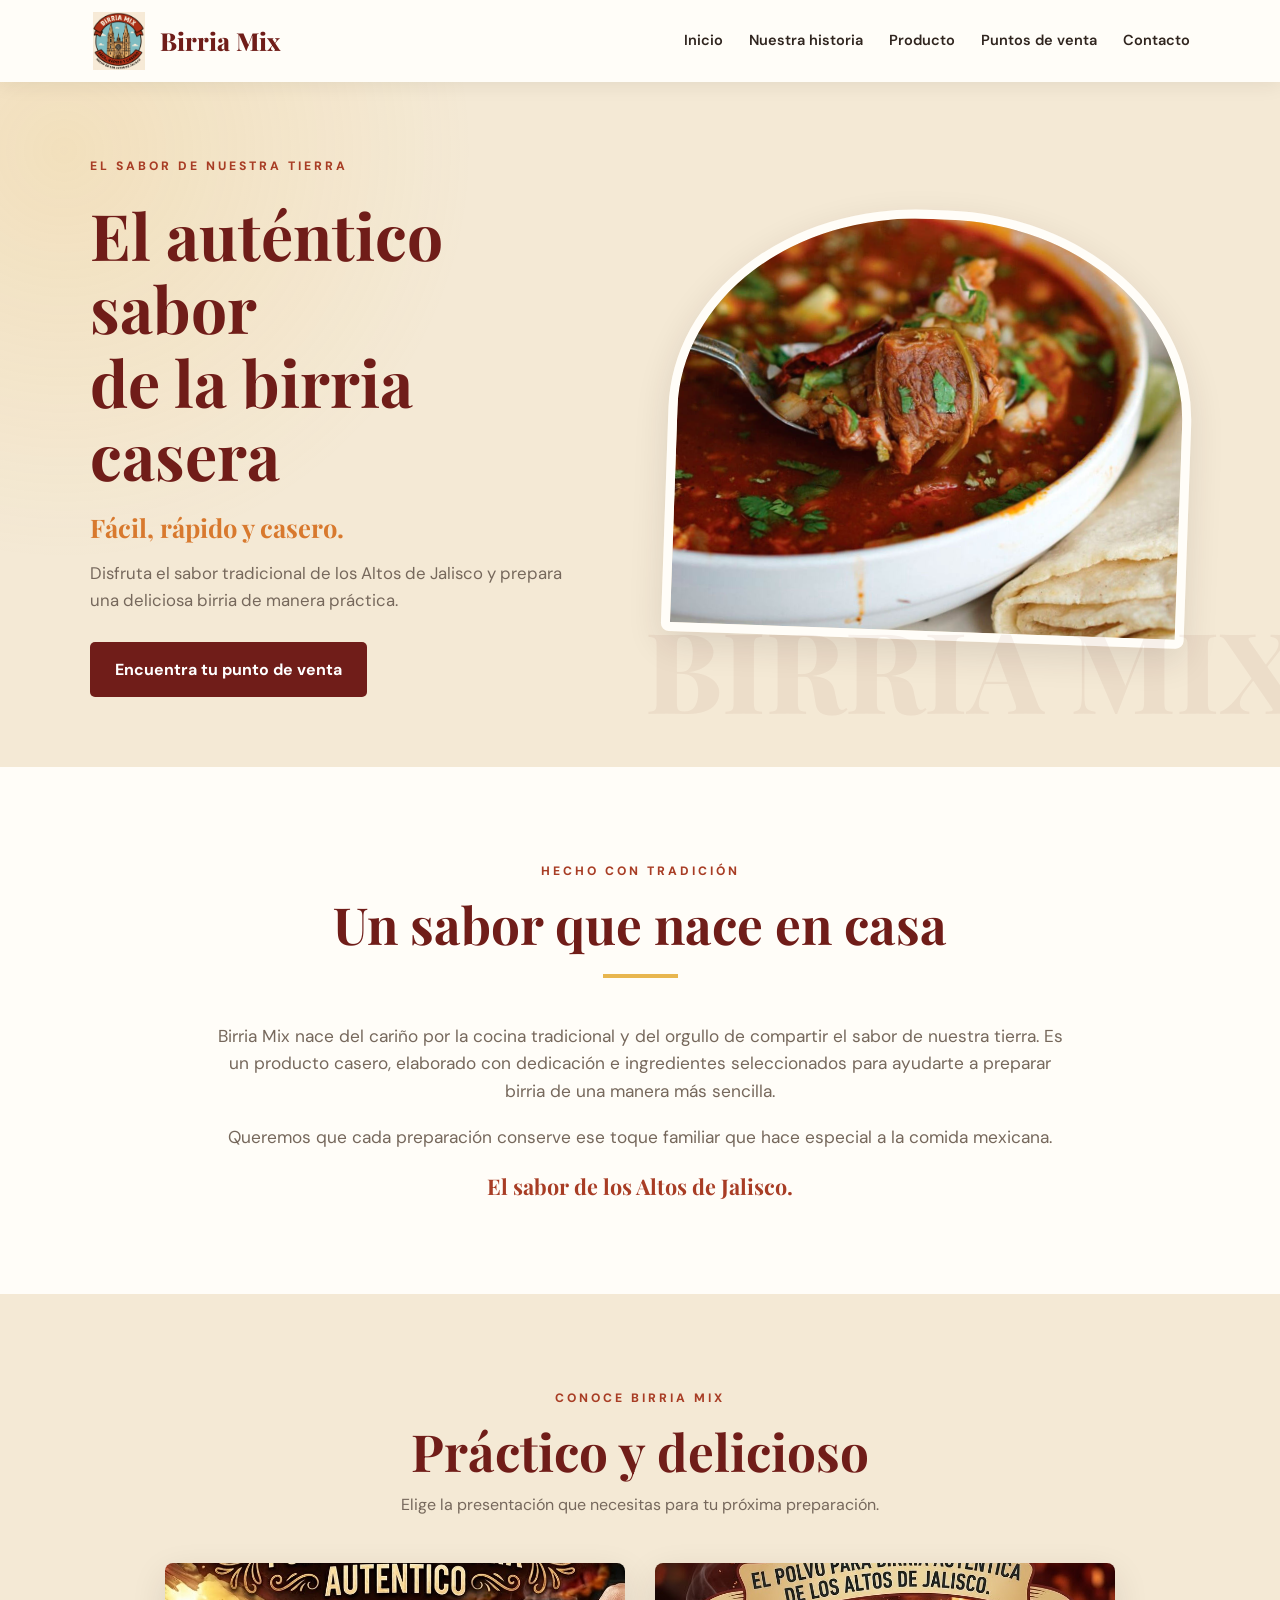
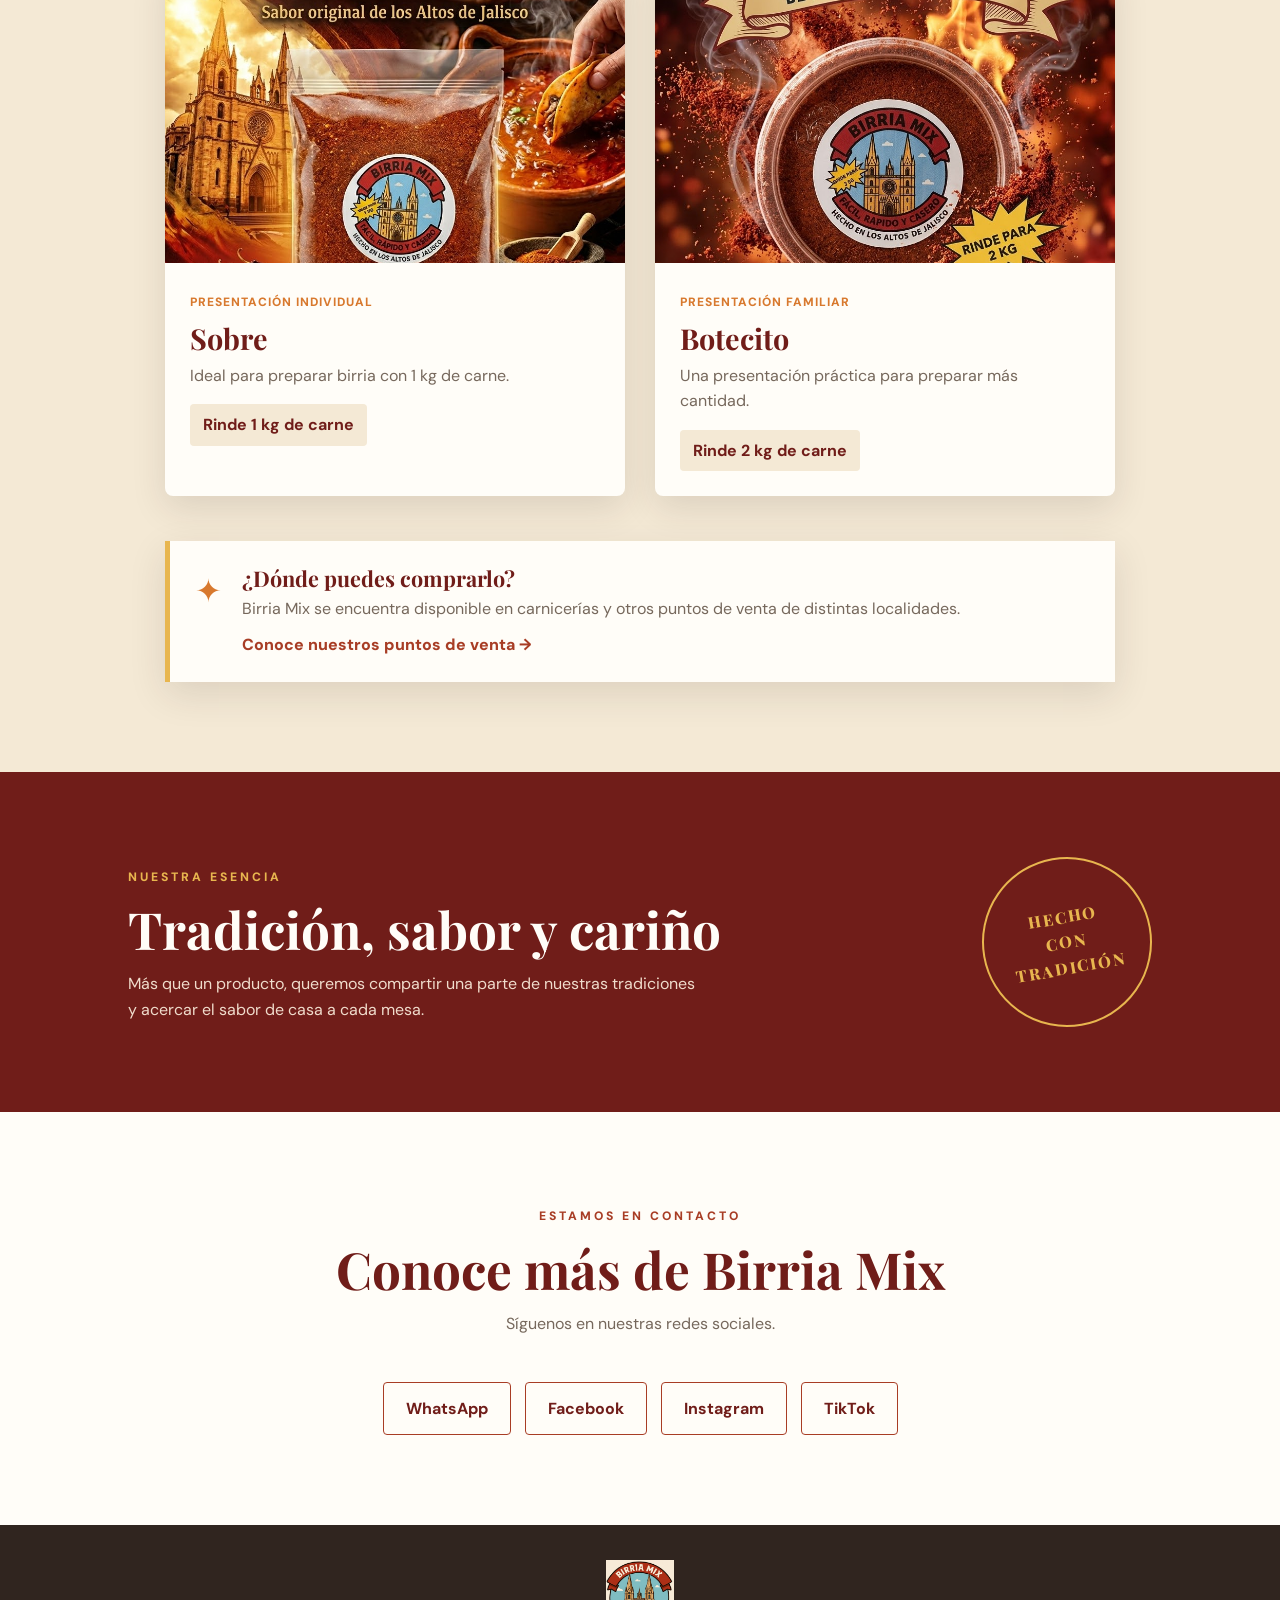
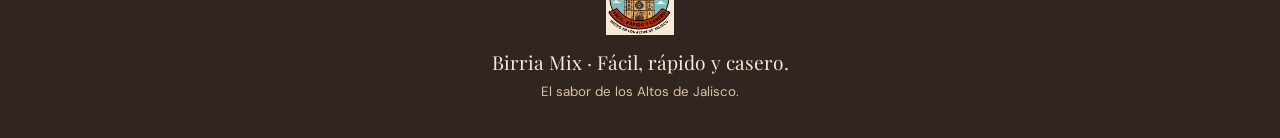
<file: index.html>
<!DOCTYPE html>
<html lang="es">
<head>
  <meta charset="UTF-8">
  <meta name="viewport" content="width=device-width, initial-scale=1.0">
  <title>Birria Mix | El sabor de los Altos de Jalisco</title>
  <link rel="stylesheet" href="style.css">
  <link rel="preconnect" href="https://fonts.googleapis.com">
  <link href="https://fonts.googleapis.com/css2?family=DM+Sans:wght@400;500;600;700&family=Playfair+Display:wght@600;700;800&display=swap" rel="stylesheet">
</head>
<body>

<header class="header">
  <a href="index.html" class="brand">
    <img src="img/logo.png" alt="Logo Birria Mix">
    <span>Birria Mix</span>
  </a>

  <button class="menu-toggle" id="menuToggle" aria-label="Abrir menú">☰</button>

  <nav class="nav" id="mainNav">
    <a href="#inicio">Inicio</a>
    <a href="#historia">Nuestra historia</a>
    <a href="#producto">Producto</a>
    <a href="municipios.html">Puntos de venta</a>
    <a href="#contacto">Contacto</a>
  </nav>
</header>

<main>
  <section class="hero" id="inicio">
    <div class="hero-content">
      <span class="eyebrow">EL SABOR DE NUESTRA TIERRA</span>
      <h1>El auténtico sabor<br>de la birria casera</h1>
      <p class="hero-slogan">Fácil, rápido y casero.</p>
      <p>
        Disfruta el sabor tradicional de los Altos de Jalisco
        y prepara una deliciosa birria de manera práctica.
      </p>
      <a href="municipios.html" class="btn btn-primary">Encuentra tu punto de venta</a>
    </div>
    <div class="hero-image">
      <img src="img/portada.jpg" alt="Birria preparada">
    </div>
    <div class="hero-decoration">BIRRIA MIX</div>
  </section>

  <section class="intro section" id="historia">
    <div class="section-heading">
      <span class="eyebrow">HECHO CON TRADICIÓN</span>
      <h2>Un sabor que nace en casa</h2>
      <div class="ornament"></div>
    </div>
    <div class="intro-text">
      <p>
        Birria Mix nace del cariño por la cocina tradicional y del orgullo
        de compartir el sabor de nuestra tierra. Es un producto casero,
        elaborado con dedicación e ingredientes seleccionados para ayudarte
        a preparar birria de una manera más sencilla.
      </p>
      <p>
        Queremos que cada preparación conserve ese toque familiar que hace
        especial a la comida mexicana.
      </p>
      <strong>El sabor de los Altos de Jalisco.</strong>
    </div>
  </section>

  <section class="product-section section" id="producto">
    <div class="section-heading">
      <span class="eyebrow">CONOCE BIRRIA MIX</span>
      <h2>Práctico y delicioso</h2>
      <p>Elige la presentación que necesitas para tu próxima preparación.</p>
    </div>

    <div class="product-grid">
      <article class="product-card">
        <img src="img/producto-sobre.jpg" alt="Birria Mix en sobre">
        <div class="product-info">
          <span class="product-tag">Presentación individual</span>
          <h3>Sobre</h3>
          <p>Ideal para preparar birria con 1 kg de carne.</p>
          <span class="yield">Rinde 1 kg de carne</span>
        </div>
      </article>

      <article class="product-card">
        <img src="img/producto-bote.jpg" alt="Birria Mix en botecito">
        <div class="product-info">
          <span class="product-tag">Presentación familiar</span>
          <h3>Botecito</h3>
          <p>Una presentación práctica para preparar más cantidad.</p>
          <span class="yield">Rinde 2 kg de carne</span>
        </div>
      </article>
    </div>

    <div class="notice">
      <span class="notice-icon">✦</span>
      <div>
        <h3>¿Dónde puedes comprarlo?</h3>
        <p>
          Birria Mix se encuentra disponible en carnicerías y otros puntos
          de venta de distintas localidades.
        </p>
        <a href="municipios.html" class="text-link">Conoce nuestros puntos de venta →</a>
      </div>
    </div>
  </section>

  <section class="values-section">
    <div class="values-content">
      <span class="eyebrow">NUESTRA ESENCIA</span>
      <h2>Tradición, sabor y cariño</h2>
      <p>
        Más que un producto, queremos compartir una parte de nuestras
        tradiciones y acercar el sabor de casa a cada mesa.
      </p>
    </div>
    <div class="values-stamp">HECHO<br>CON<br>TRADICIÓN</div>
  </section>

  <section class="section contact-section" id="contacto">
    <div class="section-heading">
      <span class="eyebrow">ESTAMOS EN CONTACTO</span>
      <h2>Conoce más de Birria Mix</h2>
      <p>Síguenos en nuestras redes sociales.</p>
    </div>

    <div class="social-links">
      <a href="https://wa.me/523481048815" target="_blank" rel="noopener">WhatsApp</a>
      <a href="https://www.facebook.com/share/1518xKphqhE/" target="_blank" rel="noopener">Facebook</a>
      <a href="https://www.instagram.com/birria_mix?vrfl=emFqZHhtcXJwOXpx" target="_blank" rel="noopener">Instagram</a>
      <a href="https://www.tiktok.com/@birria.mix?_r=1&_t=ZS-9BSU0RksP7l" target="_blank" rel="noopener">TikTok</a>
    </div>
  </section>
</main>

<footer class="footer">
  <img src="img/logo.png" alt="Birria Mix">
  <p>Birria Mix · Fácil, rápido y casero.</p>
  <small>El sabor de los Altos de Jalisco.</small>
</footer>

<script src="script.js"></script>
</body>
</html>
</file>
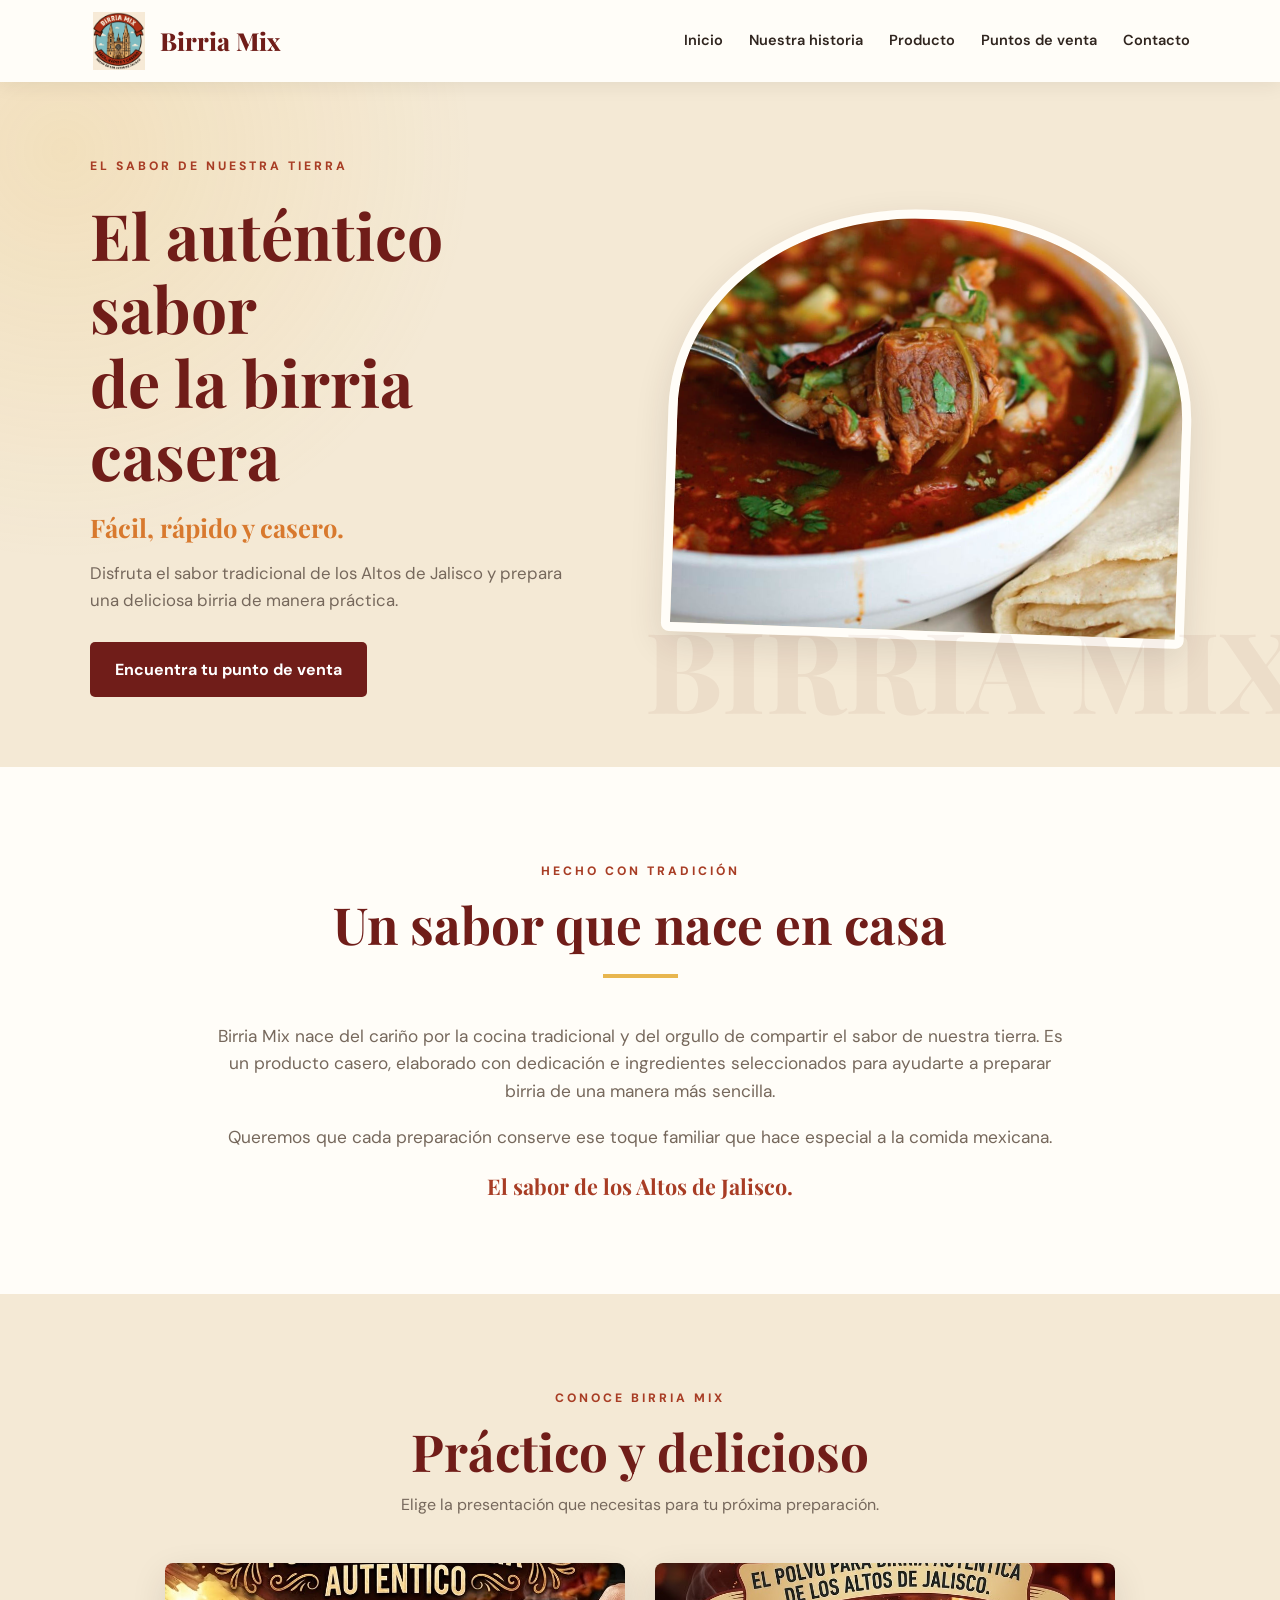
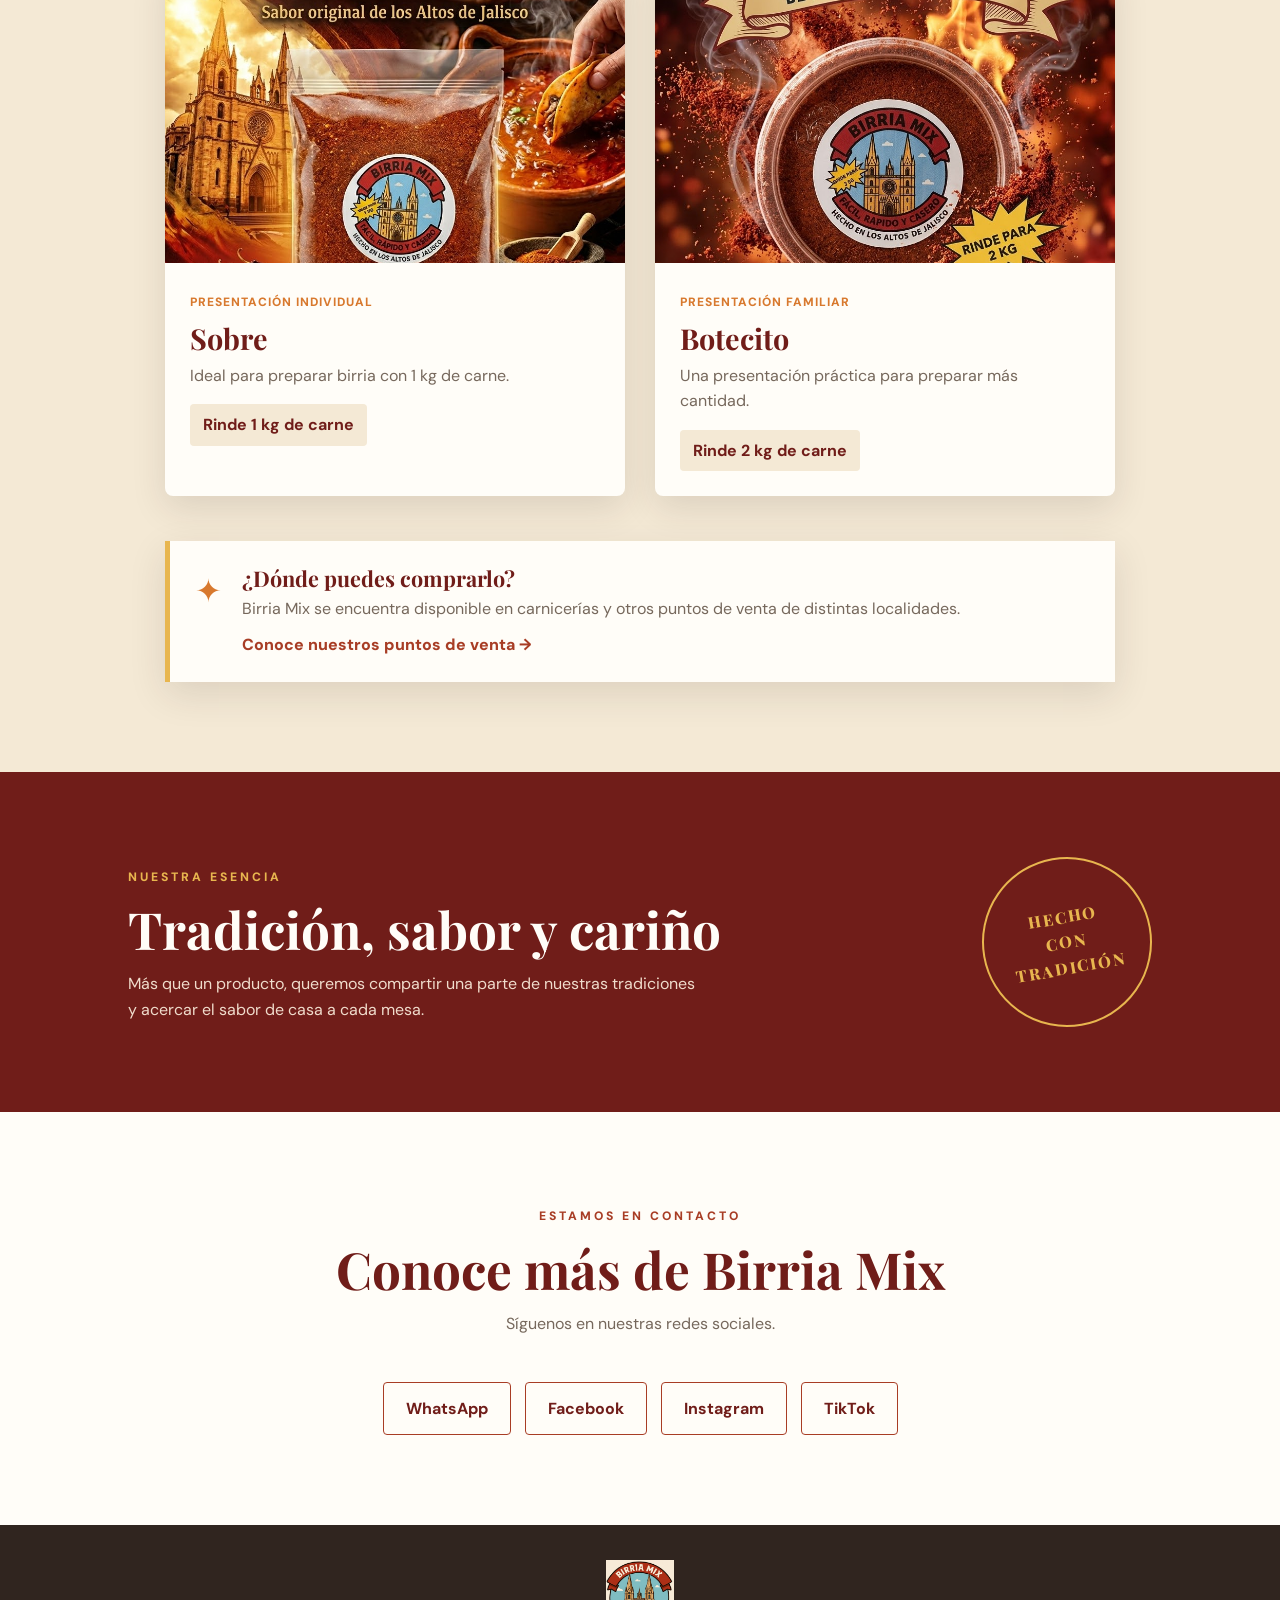
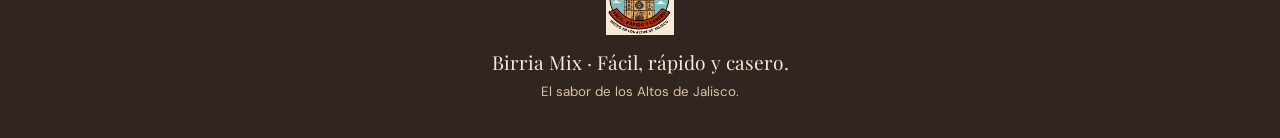
<file: index.html.html>
<!DOCTYPE html>
<html lang="es">
<head>
  <meta charset="UTF-8">
  <meta name="viewport" content="width=device-width, initial-scale=1.0">
  <title>Birria Mix | El sabor de los Altos de Jalisco</title>
  <link rel="stylesheet" href="style.css">
  <link rel="preconnect" href="https://fonts.googleapis.com">
  <link href="https://fonts.googleapis.com/css2?family=DM+Sans:wght@400;500;600;700&family=Playfair+Display:wght@600;700;800&display=swap" rel="stylesheet">
</head>
<body>

<header class="header">
  <a href="index.html" class="brand">
    <img src="img/logo.png" alt="Logo Birria Mix">
    <span>Birria Mix</span>
  </a>

  <button class="menu-toggle" id="menuToggle" aria-label="Abrir menú">☰</button>

  <nav class="nav" id="mainNav">
    <a href="#inicio">Inicio</a>
    <a href="#historia">Nuestra historia</a>
    <a href="#producto">Producto</a>
    <a href="municipios.html">Puntos de venta</a>
    <a href="#contacto">Contacto</a>
  </nav>
</header>

<main>
  <section class="hero" id="inicio">
    <div class="hero-content">
      <span class="eyebrow">EL SABOR DE NUESTRA TIERRA</span>
      <h1>El auténtico sabor<br>de la birria casera</h1>
      <p class="hero-slogan">Fácil, rápido y casero.</p>
      <p>
        Disfruta el sabor tradicional de los Altos de Jalisco
        y prepara una deliciosa birria de manera práctica.
      </p>
      <a href="municipios.html" class="btn btn-primary">Encuentra tu punto de venta</a>
    </div>
    <div class="hero-image">
      <img src="img/portada.jpg" alt="Birria preparada">
    </div>
    <div class="hero-decoration">BIRRIA MIX</div>
  </section>

  <section class="intro section" id="historia">
    <div class="section-heading">
      <span class="eyebrow">HECHO CON TRADICIÓN</span>
      <h2>Un sabor que nace en casa</h2>
      <div class="ornament"></div>
    </div>
    <div class="intro-text">
      <p>
        Birria Mix nace del cariño por la cocina tradicional y del orgullo
        de compartir el sabor de nuestra tierra. Es un producto casero,
        elaborado con dedicación e ingredientes seleccionados para ayudarte
        a preparar birria de una manera más sencilla.
      </p>
      <p>
        Queremos que cada preparación conserve ese toque familiar que hace
        especial a la comida mexicana.
      </p>
      <strong>El sabor de los Altos de Jalisco.</strong>
    </div>
  </section>

  <section class="product-section section" id="producto">
    <div class="section-heading">
      <span class="eyebrow">CONOCE BIRRIA MIX</span>
      <h2>Práctico y delicioso</h2>
      <p>Elige la presentación que necesitas para tu próxima preparación.</p>
    </div>

    <div class="product-grid">
      <article class="product-card">
        <img src="img/producto-sobre.jpg" alt="Birria Mix en sobre">
        <div class="product-info">
          <span class="product-tag">Presentación individual</span>
          <h3>Sobre</h3>
          <p>Ideal para preparar birria con 1 kg de carne.</p>
          <span class="yield">Rinde 1 kg de carne</span>
        </div>
      </article>

      <article class="product-card">
        <img src="img/producto-bote.jpg" alt="Birria Mix en botecito">
        <div class="product-info">
          <span class="product-tag">Presentación familiar</span>
          <h3>Botecito</h3>
          <p>Una presentación práctica para preparar más cantidad.</p>
          <span class="yield">Rinde 2 kg de carne</span>
        </div>
      </article>
    </div>

    <div class="notice">
      <span class="notice-icon">✦</span>
      <div>
        <h3>¿Dónde puedes comprarlo?</h3>
        <p>
          Birria Mix se encuentra disponible en carnicerías y otros puntos
          de venta de distintas localidades.
        </p>
        <a href="municipios.html" class="text-link">Conoce nuestros puntos de venta →</a>
      </div>
    </div>
  </section>

  <section class="values-section">
    <div class="values-content">
      <span class="eyebrow">NUESTRA ESENCIA</span>
      <h2>Tradición, sabor y cariño</h2>
      <p>
        Más que un producto, queremos compartir una parte de nuestras
        tradiciones y acercar el sabor de casa a cada mesa.
      </p>
    </div>
    <div class="values-stamp">HECHO<br>CON<br>TRADICIÓN</div>
  </section>

  <section class="section contact-section" id="contacto">
    <div class="section-heading">
      <span class="eyebrow">ESTAMOS EN CONTACTO</span>
      <h2>Conoce más de Birria Mix</h2>
      <p>Síguenos en nuestras redes sociales.</p>
    </div>

    <div class="social-links">
      <a href="https://wa.me/523481048815" target="_blank" rel="noopener">WhatsApp</a>
      <a href="https://www.facebook.com/share/1518xKphqhE/" target="_blank" rel="noopener">Facebook</a>
      <a href="https://www.instagram.com/birria_mix?vrfl=emFqZHhtcXJwOXpx" target="_blank" rel="noopener">Instagram</a>
      <a href="https://www.tiktok.com/@birria.mix?_r=1&_t=ZS-9BSU0RksP7l" target="_blank" rel="noopener">TikTok</a>
    </div>
  </section>
</main>

<footer class="footer">
  <img src="img/logo.png" alt="Birria Mix">
  <p>Birria Mix · Fácil, rápido y casero.</p>
  <small>El sabor de los Altos de Jalisco.</small>
</footer>

<script src="script.js"></script>
</body>
</html>
</file>
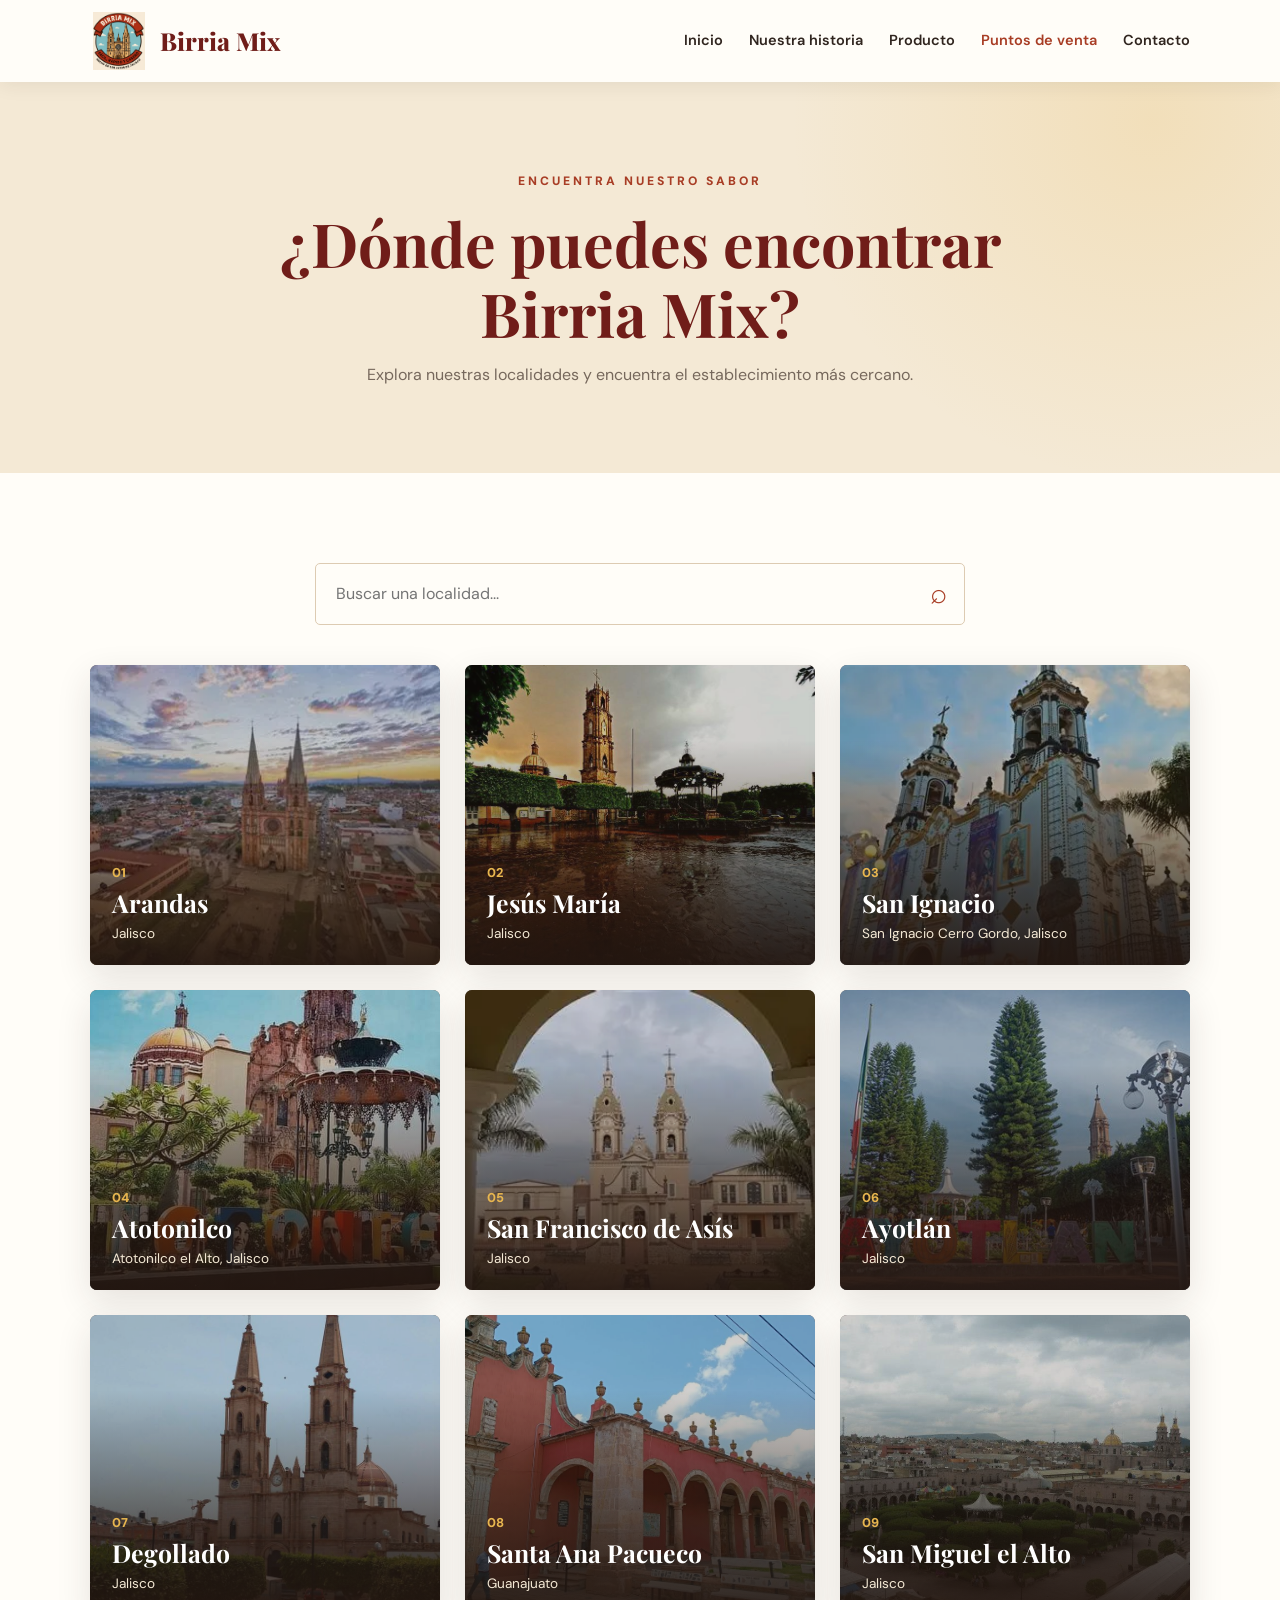
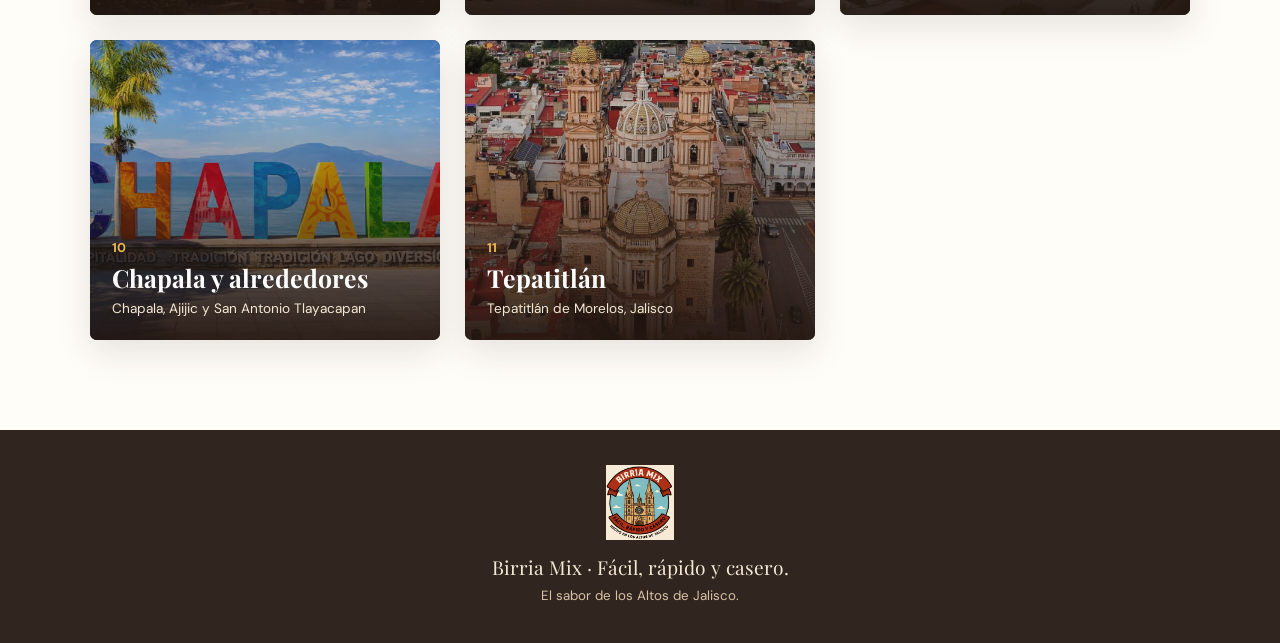
<file: municipios.html>
<!DOCTYPE html>
<html lang="es">
<head>
  <meta charset="UTF-8">
  <meta name="viewport" content="width=device-width, initial-scale=1.0">
  <title>Puntos de venta | Birria Mix</title>
  <link rel="stylesheet" href="style.css">
  <link href="https://fonts.googleapis.com/css2?family=DM+Sans:wght@400;500;600;700&family=Playfair+Display:wght@600;700;800&display=swap" rel="stylesheet">
</head>
<body>

<header class="header">
  <a href="index.html" class="brand">
    <img src="img/logo.png" alt="Logo Birria Mix">
    <span>Birria Mix</span>
  </a>
  <button class="menu-toggle" id="menuToggle" aria-label="Abrir menú">☰</button>
  <nav class="nav" id="mainNav">
    <a href="index.html">Inicio</a>
    <a href="index.html#historia">Nuestra historia</a>
    <a href="index.html#producto">Producto</a>
    <a href="municipios.html" class="active">Puntos de venta</a>
    <a href="index.html#contacto">Contacto</a>
  </nav>
</header>

<main>
  <section class="page-banner">
    <span class="eyebrow">ENCUENTRA NUESTRO SABOR</span>
    <h1>¿Dónde puedes encontrar Birria Mix?</h1>
    <p>Explora nuestras localidades y encuentra el establecimiento más cercano.</p>
  </section>

  <section class="section locations-section">
    <div class="search-box">
      <input type="search" id="locationSearch" placeholder="Buscar una localidad...">
      <span>⌕</span>
    </div>

    <div class="location-grid" id="locationGrid">

      <a class="location-card" href="puntos.html?zona=arandas" data-name="arandas">
        <img src="img/arandas.jpg" alt="Arandas">
        <div><span>01</span><h2>Arandas</h2><p>Jalisco</p></div>
      </a>

      <a class="location-card" href="puntos.html?zona=jesus-maria" data-name="jesus maria">
        <img src="img/jesus-maria.jpg" alt="Jesús María">
        <div><span>02</span><h2>Jesús María</h2><p>Jalisco</p></div>
      </a>

      <a class="location-card" href="puntos.html?zona=san-ignacio" data-name="san ignacio san ignacio cerro gordo">
        <img src="img/san-ignacio.jpg" alt="San Ignacio">
        <div><span>03</span><h2>San Ignacio</h2><p>San Ignacio Cerro Gordo, Jalisco</p></div>
      </a>

      <a class="location-card" href="puntos.html?zona=atotonilco" data-name="atotonilco">
        <img src="img/atotonilco.jpg" alt="Atotonilco">
        <div><span>04</span><h2>Atotonilco</h2><p>Atotonilco el Alto, Jalisco</p></div>
      </a>

      <a class="location-card" href="puntos.html?zona=san-francisco" data-name="san francisco de asis">
        <img src="img/san-francisco.jpg" alt="San Francisco de Asís">
        <div><span>05</span><h2>San Francisco de Asís</h2><p>Jalisco</p></div>
      </a>

      <a class="location-card" href="puntos.html?zona=ayotlan" data-name="ayotlan">
        <img src="img/ayotlan.jpg" alt="Ayotlán">
        <div><span>06</span><h2>Ayotlán</h2><p>Jalisco</p></div>
      </a>

      <a class="location-card" href="puntos.html?zona=degollado" data-name="degollado">
        <img src="img/degollado.jpg" alt="Degollado">
        <div><span>07</span><h2>Degollado</h2><p>Jalisco</p></div>
      </a>

      <a class="location-card" href="puntos.html?zona=santa-ana" data-name="santa ana pacueco">
        <img src="img/santa-ana-pacueco.jpg" alt="Santa Ana Pacueco">
        <div><span>08</span><h2>Santa Ana Pacueco</h2><p>Guanajuato</p></div>
      </a>

      <a class="location-card" href="puntos.html?zona=san-miguel" data-name="san miguel el alto">
        <img src="img/san-miguel.jpg" alt="San Miguel el Alto">
        <div><span>09</span><h2>San Miguel el Alto</h2><p>Jalisco</p></div>
      </a>

      <a class="location-card" href="puntos.html?zona=chapala" data-name="chapala ajijic san antonio tlayacapan">
        <img src="img/zona-chapala.jpg" alt="Chapala y alrededores">
        <div><span>10</span><h2>Chapala y alrededores</h2><p>Chapala, Ajijic y San Antonio Tlayacapan</p></div>
      </a>

      <a class="location-card" href="puntos.html?zona=tepatitlan" data-name="tepatitlan de morelos">
        <img src="img/tepatitlan.jpg" alt="Tepatitlán">
        <div><span>11</span><h2>Tepatitlán</h2><p>Tepatitlán de Morelos, Jalisco</p></div>
      </a>

    </div>
    <p class="no-results" id="noLocations" hidden>No encontramos esa localidad.</p>
  </section>
</main>

<footer class="footer">
  <img src="img/logo.png" alt="Birria Mix">
  <p>Birria Mix · Fácil, rápido y casero.</p>
  <small>El sabor de los Altos de Jalisco.</small>
</footer>

<script src="script.js"></script>
</body>
</html>
</file>
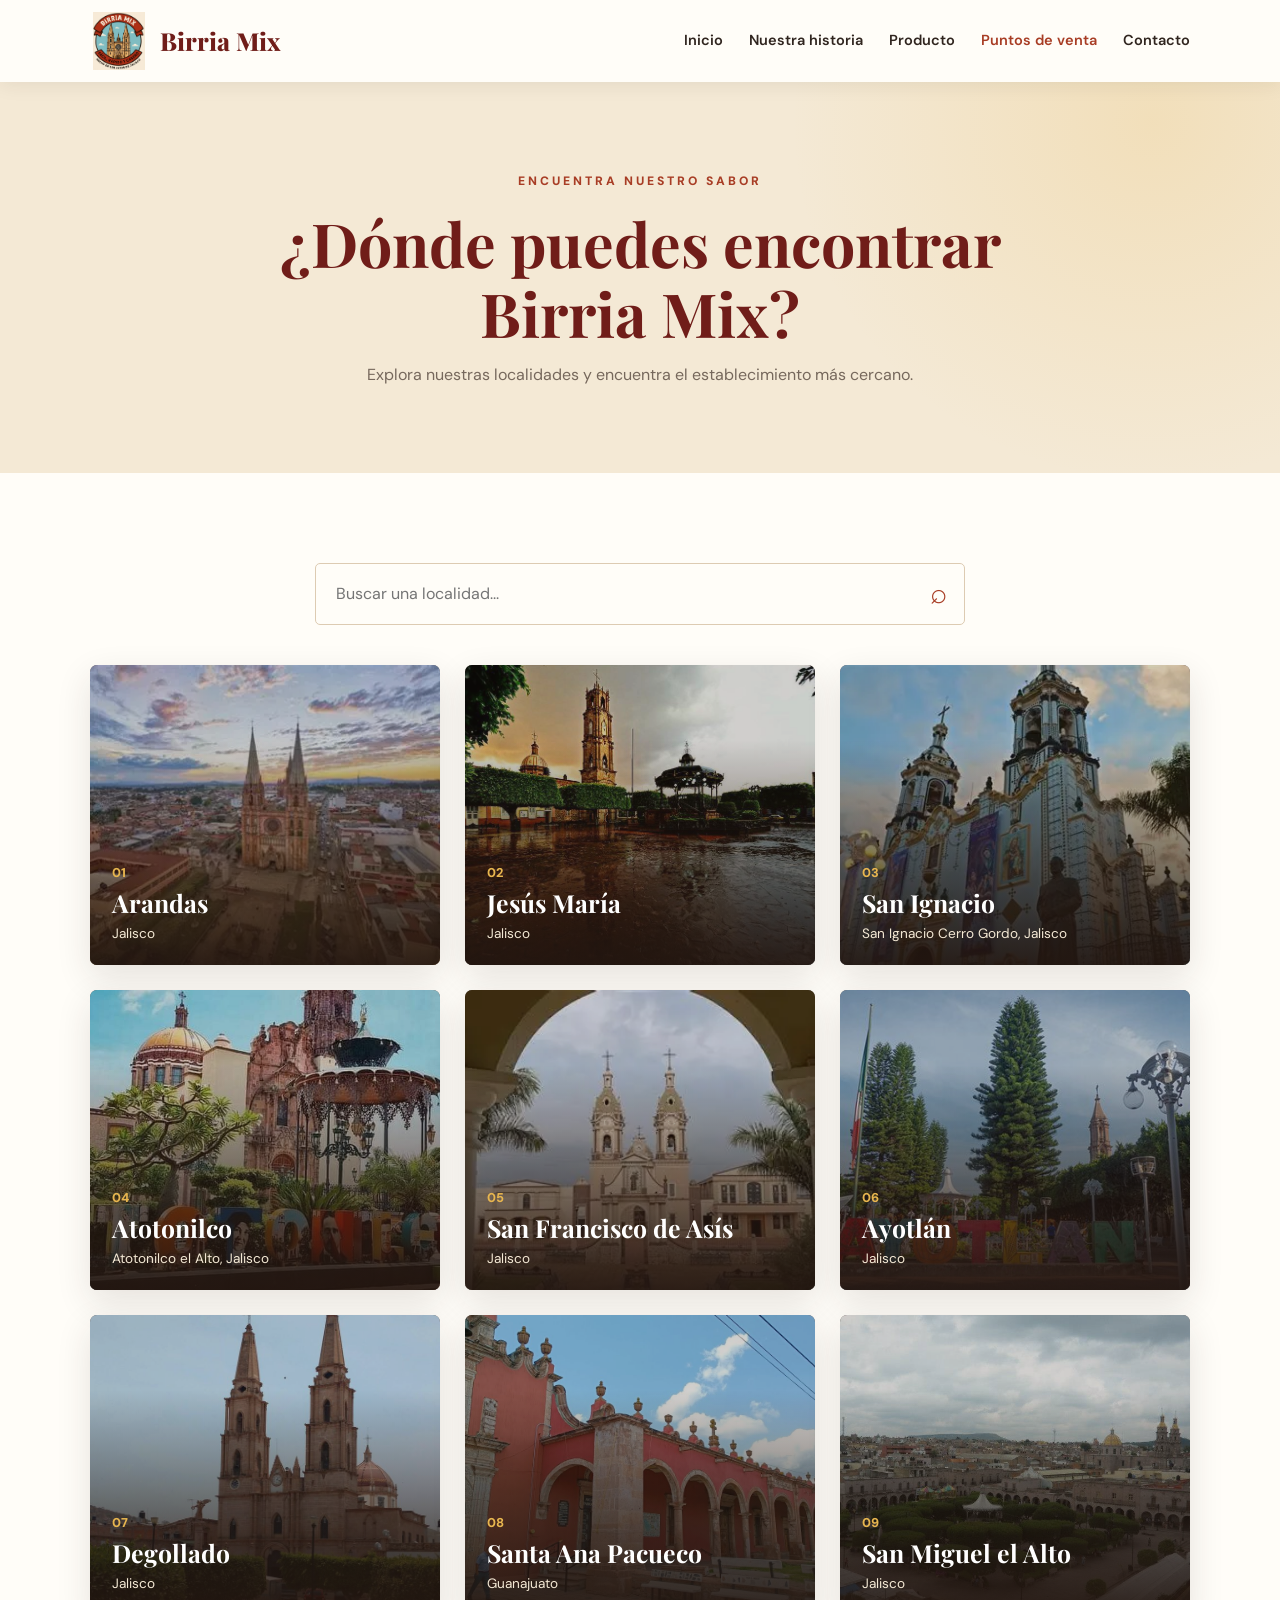
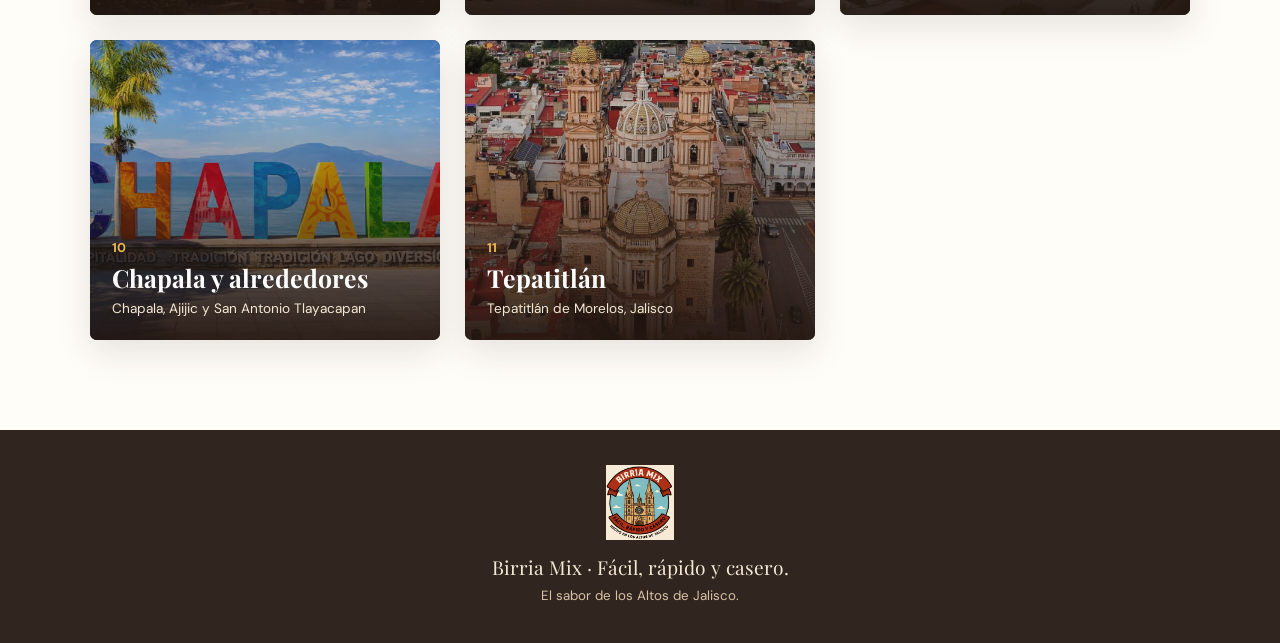
<file: municipios.html.html>
<!DOCTYPE html>
<html lang="es">
<head>
  <meta charset="UTF-8">
  <meta name="viewport" content="width=device-width, initial-scale=1.0">
  <title>Puntos de venta | Birria Mix</title>
  <link rel="stylesheet" href="style.css">
  <link href="https://fonts.googleapis.com/css2?family=DM+Sans:wght@400;500;600;700&family=Playfair+Display:wght@600;700;800&display=swap" rel="stylesheet">
</head>
<body>

<header class="header">
  <a href="index.html" class="brand">
    <img src="img/logo.png" alt="Logo Birria Mix">
    <span>Birria Mix</span>
  </a>
  <button class="menu-toggle" id="menuToggle" aria-label="Abrir menú">☰</button>
  <nav class="nav" id="mainNav">
    <a href="index.html">Inicio</a>
    <a href="index.html#historia">Nuestra historia</a>
    <a href="index.html#producto">Producto</a>
    <a href="municipios.html" class="active">Puntos de venta</a>
    <a href="index.html#contacto">Contacto</a>
  </nav>
</header>

<main>
  <section class="page-banner">
    <span class="eyebrow">ENCUENTRA NUESTRO SABOR</span>
    <h1>¿Dónde puedes encontrar Birria Mix?</h1>
    <p>Explora nuestras localidades y encuentra el establecimiento más cercano.</p>
  </section>

  <section class="section locations-section">
    <div class="search-box">
      <input type="search" id="locationSearch" placeholder="Buscar una localidad...">
      <span>⌕</span>
    </div>

    <div class="location-grid" id="locationGrid">

      <a class="location-card" href="puntos.html?zona=arandas" data-name="arandas">
        <img src="img/arandas.jpg" alt="Arandas">
        <div><span>01</span><h2>Arandas</h2><p>Jalisco</p></div>
      </a>

      <a class="location-card" href="puntos.html?zona=jesus-maria" data-name="jesus maria">
        <img src="img/jesus-maria.jpg" alt="Jesús María">
        <div><span>02</span><h2>Jesús María</h2><p>Jalisco</p></div>
      </a>

      <a class="location-card" href="puntos.html?zona=san-ignacio" data-name="san ignacio san ignacio cerro gordo">
        <img src="img/san-ignacio.jpg" alt="San Ignacio">
        <div><span>03</span><h2>San Ignacio</h2><p>San Ignacio Cerro Gordo, Jalisco</p></div>
      </a>

      <a class="location-card" href="puntos.html?zona=atotonilco" data-name="atotonilco">
        <img src="img/atotonilco.jpg" alt="Atotonilco">
        <div><span>04</span><h2>Atotonilco</h2><p>Atotonilco el Alto, Jalisco</p></div>
      </a>

      <a class="location-card" href="puntos.html?zona=san-francisco" data-name="san francisco de asis">
        <img src="img/san-francisco.jpg" alt="San Francisco de Asís">
        <div><span>05</span><h2>San Francisco de Asís</h2><p>Jalisco</p></div>
      </a>

      <a class="location-card" href="puntos.html?zona=ayotlan" data-name="ayotlan">
        <img src="img/ayotlan.jpg" alt="Ayotlán">
        <div><span>06</span><h2>Ayotlán</h2><p>Jalisco</p></div>
      </a>

      <a class="location-card" href="puntos.html?zona=degollado" data-name="degollado">
        <img src="img/degollado.jpg" alt="Degollado">
        <div><span>07</span><h2>Degollado</h2><p>Jalisco</p></div>
      </a>

      <a class="location-card" href="puntos.html?zona=santa-ana" data-name="santa ana pacueco">
        <img src="img/santa-ana-pacueco.jpg" alt="Santa Ana Pacueco">
        <div><span>08</span><h2>Santa Ana Pacueco</h2><p>Guanajuato</p></div>
      </a>

      <a class="location-card" href="puntos.html?zona=san-miguel" data-name="san miguel el alto">
        <img src="img/san-miguel.jpg" alt="San Miguel el Alto">
        <div><span>09</span><h2>San Miguel el Alto</h2><p>Jalisco</p></div>
      </a>

      <a class="location-card" href="puntos.html?zona=chapala" data-name="chapala ajijic san antonio tlayacapan">
        <img src="img/zona-chapala.jpg" alt="Chapala y alrededores">
        <div><span>10</span><h2>Chapala y alrededores</h2><p>Chapala, Ajijic y San Antonio Tlayacapan</p></div>
      </a>

      <a class="location-card" href="puntos.html?zona=tepatitlan" data-name="tepatitlan de morelos">
        <img src="img/tepatitlan.jpg" alt="Tepatitlán">
        <div><span>11</span><h2>Tepatitlán</h2><p>Tepatitlán de Morelos, Jalisco</p></div>
      </a>

    </div>
    <p class="no-results" id="noLocations" hidden>No encontramos esa localidad.</p>
  </section>
</main>

<footer class="footer">
  <img src="img/logo.png" alt="Birria Mix">
  <p>Birria Mix · Fácil, rápido y casero.</p>
  <small>El sabor de los Altos de Jalisco.</small>
</footer>

<script src="script.js"></script>
</body>
</html>
</file>
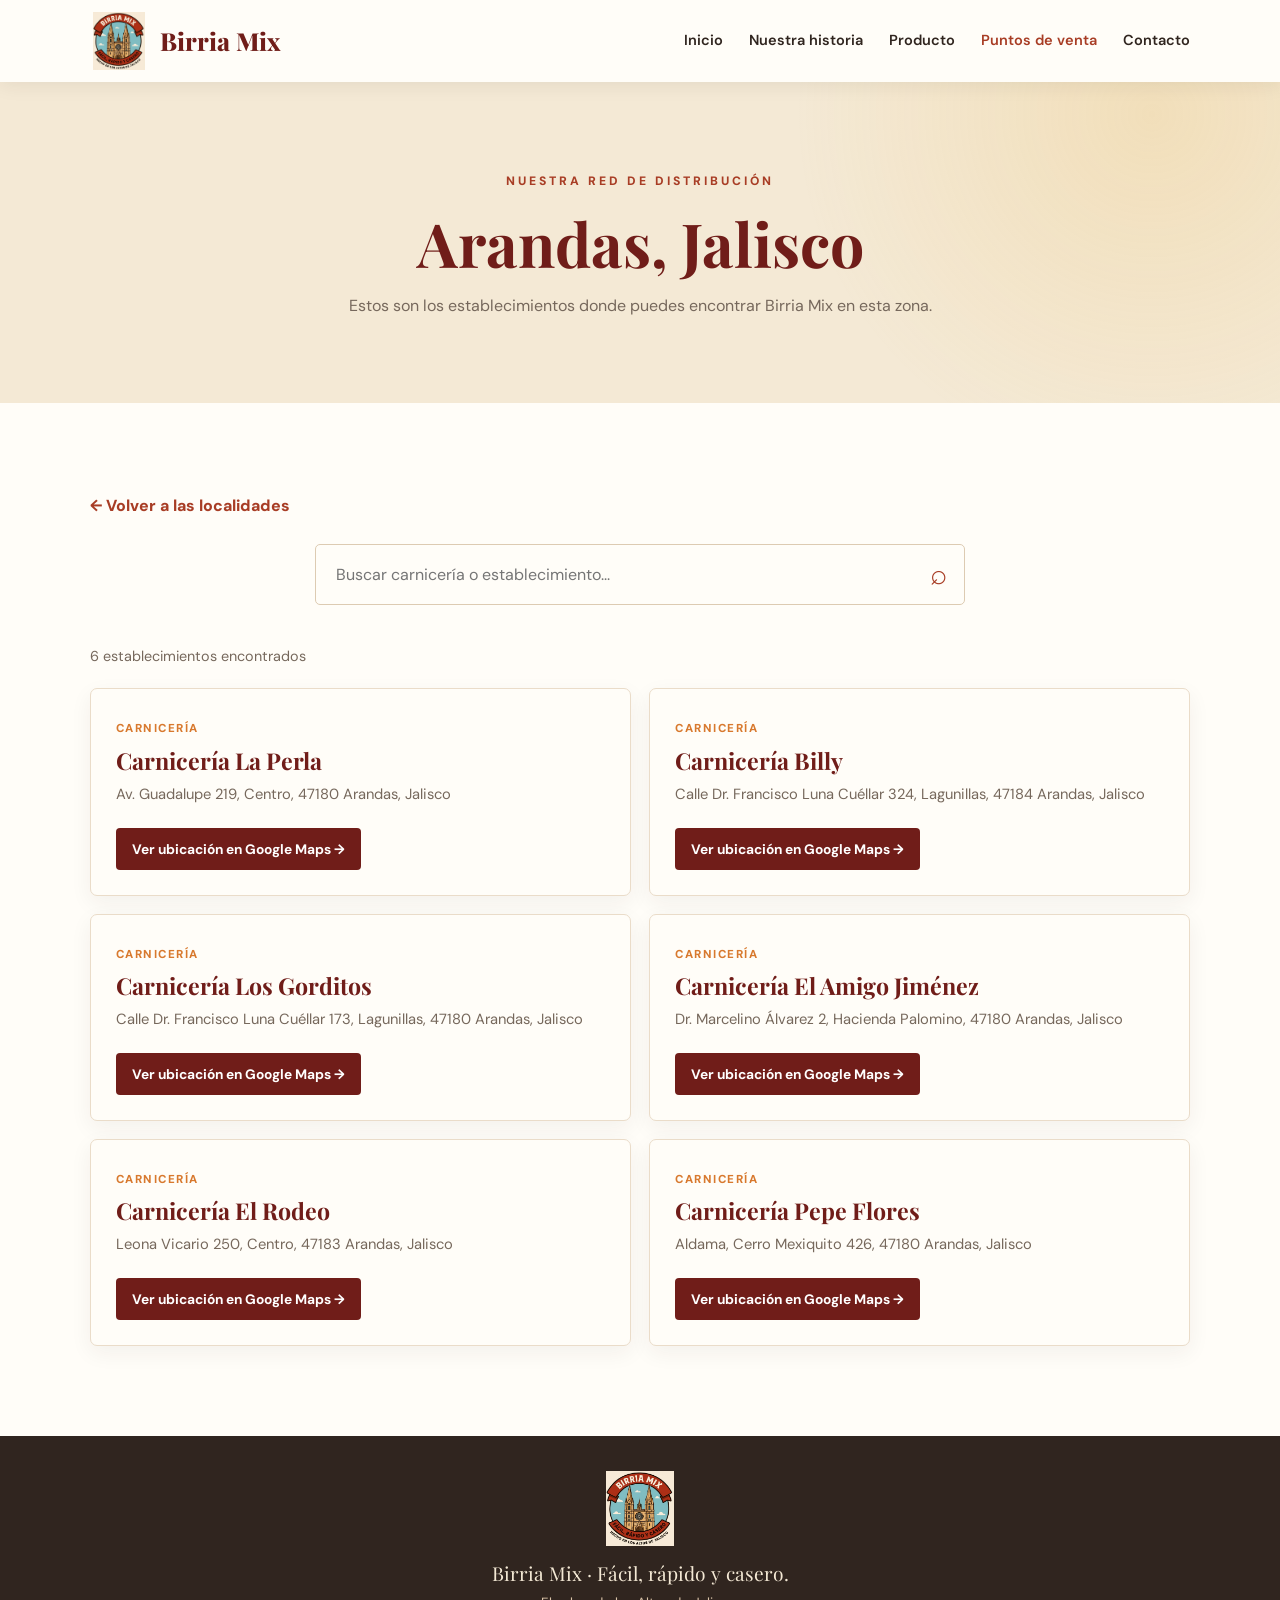
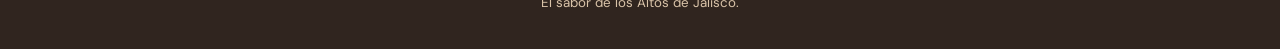
<file: puntos.html>
<!DOCTYPE html>
<html lang="es">
<head>
  <meta charset="UTF-8">
  <meta name="viewport" content="width=device-width, initial-scale=1.0">
  <title>Establecimientos | Birria Mix</title>
  <link rel="stylesheet" href="style.css">
  <link href="https://fonts.googleapis.com/css2?family=DM+Sans:wght@400;500;600;700&family=Playfair+Display:wght@600;700;800&display=swap" rel="stylesheet">
</head>
<body>

<header class="header">
  <a href="index.html" class="brand">
    <img src="img/logo.png" alt="Logo Birria Mix">
    <span>Birria Mix</span>
  </a>
  <button class="menu-toggle" id="menuToggle" aria-label="Abrir menú">☰</button>
  <nav class="nav" id="mainNav">
    <a href="index.html">Inicio</a>
    <a href="index.html#historia">Nuestra historia</a>
    <a href="index.html#producto">Producto</a>
    <a href="municipios.html" class="active">Puntos de venta</a>
    <a href="index.html#contacto">Contacto</a>
  </nav>
</header>

<main>
  <section class="page-banner">
    <span class="eyebrow">NUESTRA RED DE DISTRIBUCIÓN</span>
    <h1 id="zoneTitle">Puntos de venta</h1>
    <p id="zoneDescription">Encuentra aquí los establecimientos disponibles en esta zona.</p>
  </section>

  <section class="section directory-section">
    <a href="municipios.html" class="back-link">← Volver a las localidades</a>

    <div class="search-box">
      <input type="search" id="storeSearch" placeholder="Buscar carnicería o establecimiento...">
      <span>⌕</span>
    </div>

    <p class="results-count" id="resultsCount"></p>
    <div class="store-grid" id="storeGrid"></div>
    <p class="no-results" id="noStores" hidden>No encontramos establecimientos con esa búsqueda.</p>
  </section>
</main>

<footer class="footer">
  <img src="img/logo.png" alt="Birria Mix">
  <p>Birria Mix · Fácil, rápido y casero.</p>
  <small>El sabor de los Altos de Jalisco.</small>
</footer>

<script src="script.js"></script>
</body>
</html>
</file>
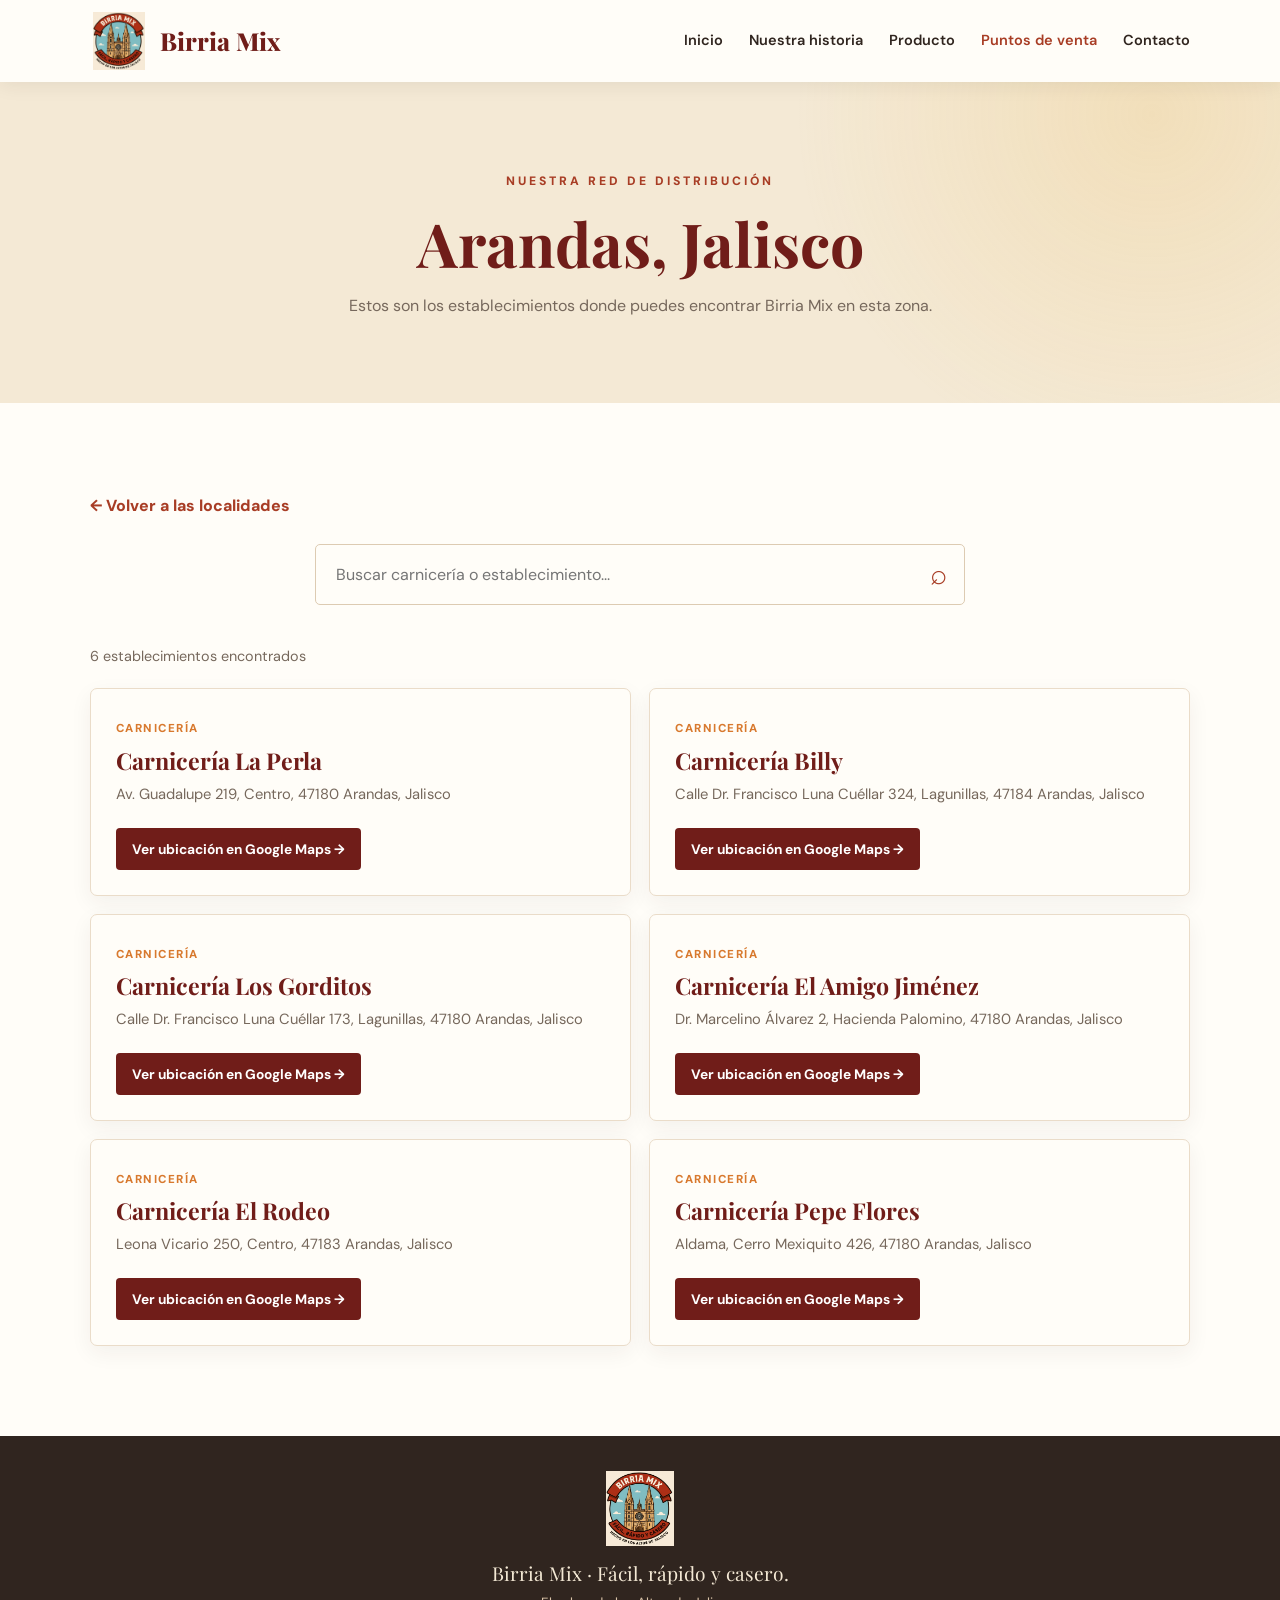
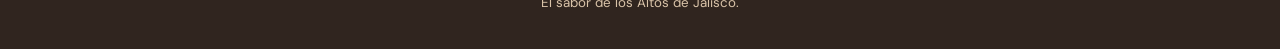
<file: puntos.html.html>
<!DOCTYPE html>
<html lang="es">
<head>
  <meta charset="UTF-8">
  <meta name="viewport" content="width=device-width, initial-scale=1.0">
  <title>Establecimientos | Birria Mix</title>
  <link rel="stylesheet" href="style.css">
  <link href="https://fonts.googleapis.com/css2?family=DM+Sans:wght@400;500;600;700&family=Playfair+Display:wght@600;700;800&display=swap" rel="stylesheet">
</head>
<body>

<header class="header">
  <a href="index.html" class="brand">
    <img src="img/logo.png" alt="Logo Birria Mix">
    <span>Birria Mix</span>
  </a>
  <button class="menu-toggle" id="menuToggle" aria-label="Abrir menú">☰</button>
  <nav class="nav" id="mainNav">
    <a href="index.html">Inicio</a>
    <a href="index.html#historia">Nuestra historia</a>
    <a href="index.html#producto">Producto</a>
    <a href="municipios.html" class="active">Puntos de venta</a>
    <a href="index.html#contacto">Contacto</a>
  </nav>
</header>

<main>
  <section class="page-banner">
    <span class="eyebrow">NUESTRA RED DE DISTRIBUCIÓN</span>
    <h1 id="zoneTitle">Puntos de venta</h1>
    <p id="zoneDescription">Encuentra aquí los establecimientos disponibles en esta zona.</p>
  </section>

  <section class="section directory-section">
    <a href="municipios.html" class="back-link">← Volver a las localidades</a>

    <div class="search-box">
      <input type="search" id="storeSearch" placeholder="Buscar carnicería o establecimiento...">
      <span>⌕</span>
    </div>

    <p class="results-count" id="resultsCount"></p>
    <div class="store-grid" id="storeGrid"></div>
    <p class="no-results" id="noStores" hidden>No encontramos establecimientos con esa búsqueda.</p>
  </section>
</main>

<footer class="footer">
  <img src="img/logo.png" alt="Birria Mix">
  <p>Birria Mix · Fácil, rápido y casero.</p>
  <small>El sabor de los Altos de Jalisco.</small>
</footer>

<script src="script.js"></script>
</body>
</html>
</file>
<file: style.css>
:root {
  --red-dark: #701d19;
  --red: #a83d25;
  --orange: #d8792e;
  --gold: #e8b64f;
  --brown: #30251f;
  --cream: #f4e9d5;
  --white: #fffdf8;
  --muted: #76685c;
  --shadow: 0 12px 35px rgba(48, 37, 31, .12);
}

* {
  box-sizing: border-box;
  margin: 0;
  padding: 0;
}

html {
  scroll-behavior: smooth;
}

body {
  background: var(--white);
  color: var(--brown);
  font-family: "DM Sans", sans-serif;
  line-height: 1.6;
}

img {
  display: block;
  max-width: 100%;
}

a {
  color: inherit;
  text-decoration: none;
}

button, input {
  font: inherit;
}

.header {
  min-height: 82px;
  padding: 12px 7%;
  display: flex;
  justify-content: space-between;
  align-items: center;
  gap: 25px;
  background: var(--white);
  position: sticky;
  top: 0;
  z-index: 20;
  box-shadow: 0 3px 18px rgba(48, 37, 31, .08);
}

.brand {
  display: flex;
  align-items: center;
  gap: 12px;
  color: var(--red-dark);
  font-family: "Playfair Display", serif;
  font-size: 1.55rem;
  font-weight: 800;
}

.brand img {
  width: 58px;
  height: 58px;
  object-fit: contain;
}

.nav {
  display: flex;
  align-items: center;
  gap: 26px;
}

.nav a {
  color: var(--brown);
  font-size: .91rem;
  font-weight: 600;
  transition: color .25s;
}

.nav a:hover,
.nav a.active {
  color: var(--red);
}

.menu-toggle {
  display: none;
  border: 0;
  background: none;
  color: var(--red-dark);
  font-size: 1.8rem;
  cursor: pointer;
}

.hero {
  min-height: 590px;
  padding: 70px 7%;
  display: grid;
  grid-template-columns: 1fr 1fr;
  align-items: center;
  gap: 55px;
  background:
    radial-gradient(circle at 5% 10%, rgba(232, 182, 79, .18), transparent 30%),
    var(--cream);
  position: relative;
  overflow: hidden;
}

.hero-content {
  max-width: 600px;
  position: relative;
  z-index: 2;
}

.eyebrow {
  color: var(--red);
  font-size: .76rem;
  font-weight: 800;
  letter-spacing: 3px;
  text-transform: uppercase;
}

h1, h2, h3 {
  font-family: "Playfair Display", serif;
  line-height: 1.15;
}

.hero h1 {
  margin: 20px 0 15px;
  color: var(--red-dark);
  font-size: clamp(2.8rem, 5vw, 5rem);
}

.hero-slogan {
  margin-bottom: 12px;
  color: var(--orange);
  font-family: "Playfair Display", serif;
  font-size: 1.6rem;
  font-weight: 700;
}

.hero-content > p:not(.hero-slogan) {
  max-width: 480px;
  color: var(--muted);
  font-size: 1.05rem;
}

.btn {
  display: inline-flex;
  align-items: center;
  justify-content: center;
  margin-top: 28px;
  padding: 15px 25px;
  border-radius: 5px;
  font-weight: 700;
  transition: .25s ease;
}

.btn-primary {
  background: var(--red-dark);
  color: white;
}

.btn-primary:hover {
  background: var(--orange);
  transform: translateY(-3px);
}

.hero-image {
  height: 430px;
  border: 9px solid var(--white);
  border-radius: 48% 48% 8px 8px;
  overflow: hidden;
  box-shadow: var(--shadow);
  transform: rotate(2deg);
}

.hero-image img {
  width: 100%;
  height: 100%;
  object-fit: cover;
}

.hero-decoration {
  position: absolute;
  right: -20px;
  bottom: 10px;
  color: rgba(112, 29, 25, .06);
  font-family: "Playfair Display", serif;
  font-size: 7rem;
  font-weight: 800;
  pointer-events: none;
}

.section {
  padding: 90px 7%;
}

.section-heading {
  max-width: 700px;
  margin: 0 auto 45px;
  text-align: center;
}

.section-heading h2,
.values-content h2 {
  margin: 12px 0;
  color: var(--red-dark);
  font-size: clamp(2rem, 4vw, 3.2rem);
}

.section-heading > p {
  color: var(--muted);
}

.ornament {
  width: 75px;
  height: 4px;
  margin: 20px auto 0;
  background: var(--gold);
}

.intro {
  background: var(--white);
}

.intro-text {
  max-width: 850px;
  margin: 0 auto;
  color: var(--muted);
  text-align: center;
  font-size: 1.08rem;
}

.intro-text p {
  margin-bottom: 18px;
}

.intro-text strong {
  color: var(--red);
  font-family: "Playfair Display", serif;
  font-size: 1.35rem;
}

.product-section {
  background: var(--cream);
}

.product-grid {
  max-width: 950px;
  margin: auto;
  display: grid;
  grid-template-columns: repeat(2, minmax(0, 1fr));
  gap: 30px;
}

.product-card {
  background: var(--white);
  border-radius: 8px;
  overflow: hidden;
  box-shadow: var(--shadow);
  transition: transform .3s;
}

.product-card:hover {
  transform: translateY(-8px);
}

.product-card > img {
  width: 100%;
  height: 300px;
  object-fit: cover;
}

.product-info {
  padding: 25px;
}

.product-tag {
  color: var(--orange);
  font-size: .75rem;
  font-weight: 800;
  letter-spacing: 1px;
  text-transform: uppercase;
}

.product-info h3 {
  margin: 8px 0;
  color: var(--red-dark);
  font-size: 1.8rem;
}

.product-info p {
  color: var(--muted);
}

.yield {
  display: inline-block;
  margin-top: 16px;
  padding: 8px 13px;
  background: var(--cream);
  border-radius: 4px;
  color: var(--red-dark);
  font-weight: 700;
}

.notice {
  max-width: 950px;
  margin: 45px auto 0;
  padding: 25px;
  display: flex;
  gap: 20px;
  background: var(--white);
  border-left: 5px solid var(--gold);
  box-shadow: var(--shadow);
}

.notice-icon {
  color: var(--orange);
  font-size: 2rem;
}

.notice h3 {
  margin-bottom: 5px;
  color: var(--red-dark);
  font-size: 1.35rem;
}

.notice p {
  color: var(--muted);
}

.text-link {
  display: inline-block;
  margin-top: 10px;
  color: var(--red);
  font-weight: 800;
}

.values-section {
  min-height: 340px;
  padding: 70px 10%;
  display: flex;
  align-items: center;
  justify-content: space-between;
  gap: 40px;
  background: var(--red-dark);
  color: var(--cream);
}

.values-content {
  max-width: 650px;
}

.values-content .eyebrow {
  color: var(--gold);
}

.values-content h2 {
  color: var(--white);
}

.values-content p {
  max-width: 570px;
  color: #f0dccc;
}

.values-stamp {
  width: 170px;
  height: 170px;
  flex-shrink: 0;
  border: 2px solid var(--gold);
  border-radius: 50%;
  display: grid;
  place-content: center;
  color: var(--gold);
  text-align: center;
  font-family: "Playfair Display", serif;
  font-weight: 800;
  letter-spacing: 2px;
  transform: rotate(-10deg);
}

.contact-section {
  text-align: center;
}

.social-links {
  display: flex;
  justify-content: center;
  flex-wrap: wrap;
  gap: 14px;
}

.social-links a {
  padding: 13px 22px;
  border: 1px solid var(--red);
  border-radius: 4px;
  color: var(--red-dark);
  font-weight: 700;
  transition: .25s;
}

.social-links a:hover {
  background: var(--red-dark);
  color: white;
  transform: translateY(-3px);
}

.footer {
  padding: 35px 7%;
  background: var(--brown);
  color: var(--cream);
  text-align: center;
}

.footer img {
  width: 75px;
  height: 75px;
  margin: 0 auto 12px;
  object-fit: contain;
}

.footer p {
  font-family: "Playfair Display", serif;
  font-size: 1.2rem;
}

.footer small {
  color: #d9c3a8;
}

/* Páginas interiores */

.page-banner {
  padding: 85px 7%;
  background:
    radial-gradient(circle at 90% 10%, rgba(232, 182, 79, .2), transparent 30%),
    var(--cream);
  text-align: center;
}

.page-banner h1 {
  max-width: 850px;
  margin: 15px auto;
  color: var(--red-dark);
  font-size: clamp(2.3rem, 5vw, 3.8rem);
}

.page-banner p {
  max-width: 650px;
  margin: auto;
  color: var(--muted);
}

.locations-section,
.directory-section {
  min-height: 500px;
}

.search-box {
  max-width: 650px;
  margin: 0 auto 40px;
  position: relative;
}

.search-box input {
  width: 100%;
  padding: 17px 50px 17px 20px;
  border: 1px solid #ddcbb2;
  border-radius: 5px;
  outline: none;
  background: var(--white);
  color: var(--brown);
}

.search-box input:focus {
  border-color: var(--orange);
  box-shadow: 0 0 0 3px rgba(216, 121, 46, .12);
}

.search-box span {
  position: absolute;
  top: 7px;
  right: 18px;
  color: var(--red);
  font-size: 1.8rem;
}

.location-grid {
  display: grid;
  grid-template-columns: repeat(3, minmax(0, 1fr));
  gap: 25px;
}

.location-card {
  min-height: 300px;
  position: relative;
  overflow: hidden;
  border-radius: 7px;
  background: var(--brown);
  box-shadow: var(--shadow);
  transition: transform .3s, box-shadow .3s;
}

.location-card:hover {
  transform: translateY(-8px);
  box-shadow: 0 18px 35px rgba(48, 37, 31, .2);
}

.location-card img {
  width: 100%;
  height: 300px;
  object-fit: cover;
  opacity: .78;
  transition: transform .5s;
}

.location-card:hover img {
  transform: scale(1.08);
}

.location-card::after {
  content: "";
  position: absolute;
  inset: 0;
  background: linear-gradient(0deg, rgba(35, 22, 16, .92), transparent 75%);
}

.location-card div {
  position: absolute;
  z-index: 2;
  left: 22px;
  right: 18px;
  bottom: 20px;
  color: white;
}

.location-card div > span {
  color: var(--gold);
  font-size: .8rem;
  font-weight: 800;
}

.location-card h2 {
  margin: 5px 0;
  font-size: 1.55rem;
}

.location-card p {
  color: #f4e9d5;
  font-size: .85rem;
}

.back-link {
  display: inline-block;
  margin-bottom: 25px;
  color: var(--red);
  font-weight: 800;
}

.results-count {
  margin-bottom: 20px;
  color: var(--muted);
  font-size: .9rem;
}

.store-grid {
  display: grid;
  grid-template-columns: repeat(2, minmax(0, 1fr));
  gap: 18px;
}

.store-card {
  padding: 25px;
  border: 1px solid #eadcc9;
  border-radius: 7px;
  background: var(--white);
  box-shadow: 0 7px 22px rgba(48, 37, 31, .06);
  transition: transform .25s, box-shadow .25s;
}

.store-card:hover {
  transform: translateY(-4px);
  box-shadow: var(--shadow);
}

.store-type {
  color: var(--orange);
  font-size: .72rem;
  font-weight: 800;
  letter-spacing: 1.5px;
  text-transform: uppercase;
}

.store-card h3 {
  margin: 8px 0;
  color: var(--red-dark);
  font-size: 1.45rem;
}

.store-address {
  min-height: 45px;
  color: var(--muted);
  font-size: .92rem;
}

.store-area {
  margin: 10px 0 16px;
  color: var(--brown);
  font-size: .85rem;
  font-weight: 700;
}

.map-link {
  display: inline-block;
  padding: 10px 16px;
  border-radius: 4px;
  background: var(--red-dark);
  color: white;
  font-size: .86rem;
  font-weight: 700;
  transition: background .2s;
}

.map-link:hover {
  background: var(--orange);
}

.no-results {
  padding: 30px;
  color: var(--muted);
  text-align: center;
}

[hidden] {
  display: none !important;
}

@media (max-width: 900px) {
  .header {
    padding: 12px 5%;
  }

  .nav {
    gap: 15px;
  }

  .nav a {
    font-size: .82rem;
  }

  .location-grid {
    grid-template-columns: repeat(2, minmax(0, 1fr));
  }

  .hero {
    gap: 30px;
  }
}

@media (max-width: 650px) {
  .header {
    min-height: 72px;
  }

  .brand {
    font-size: 1.3rem;
  }

  .brand img {
    width: 48px;
    height: 48px;
  }

  .menu-toggle {
    display: block;
  }

  .nav {
    display: none;
    position: absolute;
    top: 72px;
    left: 0;
    right: 0;
    padding: 20px 7%;
    flex-direction: column;
    align-items: flex-start;
    gap: 18px;
    background: var(--white);
    box-shadow: var(--shadow);
  }

  .nav.open {
    display: flex;
  }

  .nav a {
    font-size: .95rem;
  }

  .hero {
    grid-template-columns: 1fr;
    padding: 60px 7%;
  }

  .hero h1 {
    font-size: 2.8rem;
  }

  .hero-image {
    height: 300px;
  }

  .hero-decoration {
    font-size: 4rem;
  }

  .section {
    padding: 65px 7%;
  }

  .product-grid,
  .store-grid {
    grid-template-columns: 1fr;
  }

  .product-card > img {
    height: 260px;
  }

  .values-section {
    padding: 60px 7%;
    flex-direction: column;
    align-items: flex-start;
  }

  .values-stamp {
    width: 130px;
    height: 130px;
    align-self: center;
  }

  .location-grid {
    grid-template-columns: 1fr;
  }

  .location-card,
  .location-card img {
    min-height: 260px;
    height: 260px;
  }

  .page-banner {
    padding: 65px 7%;
  }

  .notice {
    padding: 20px;
  }
}
</file>
